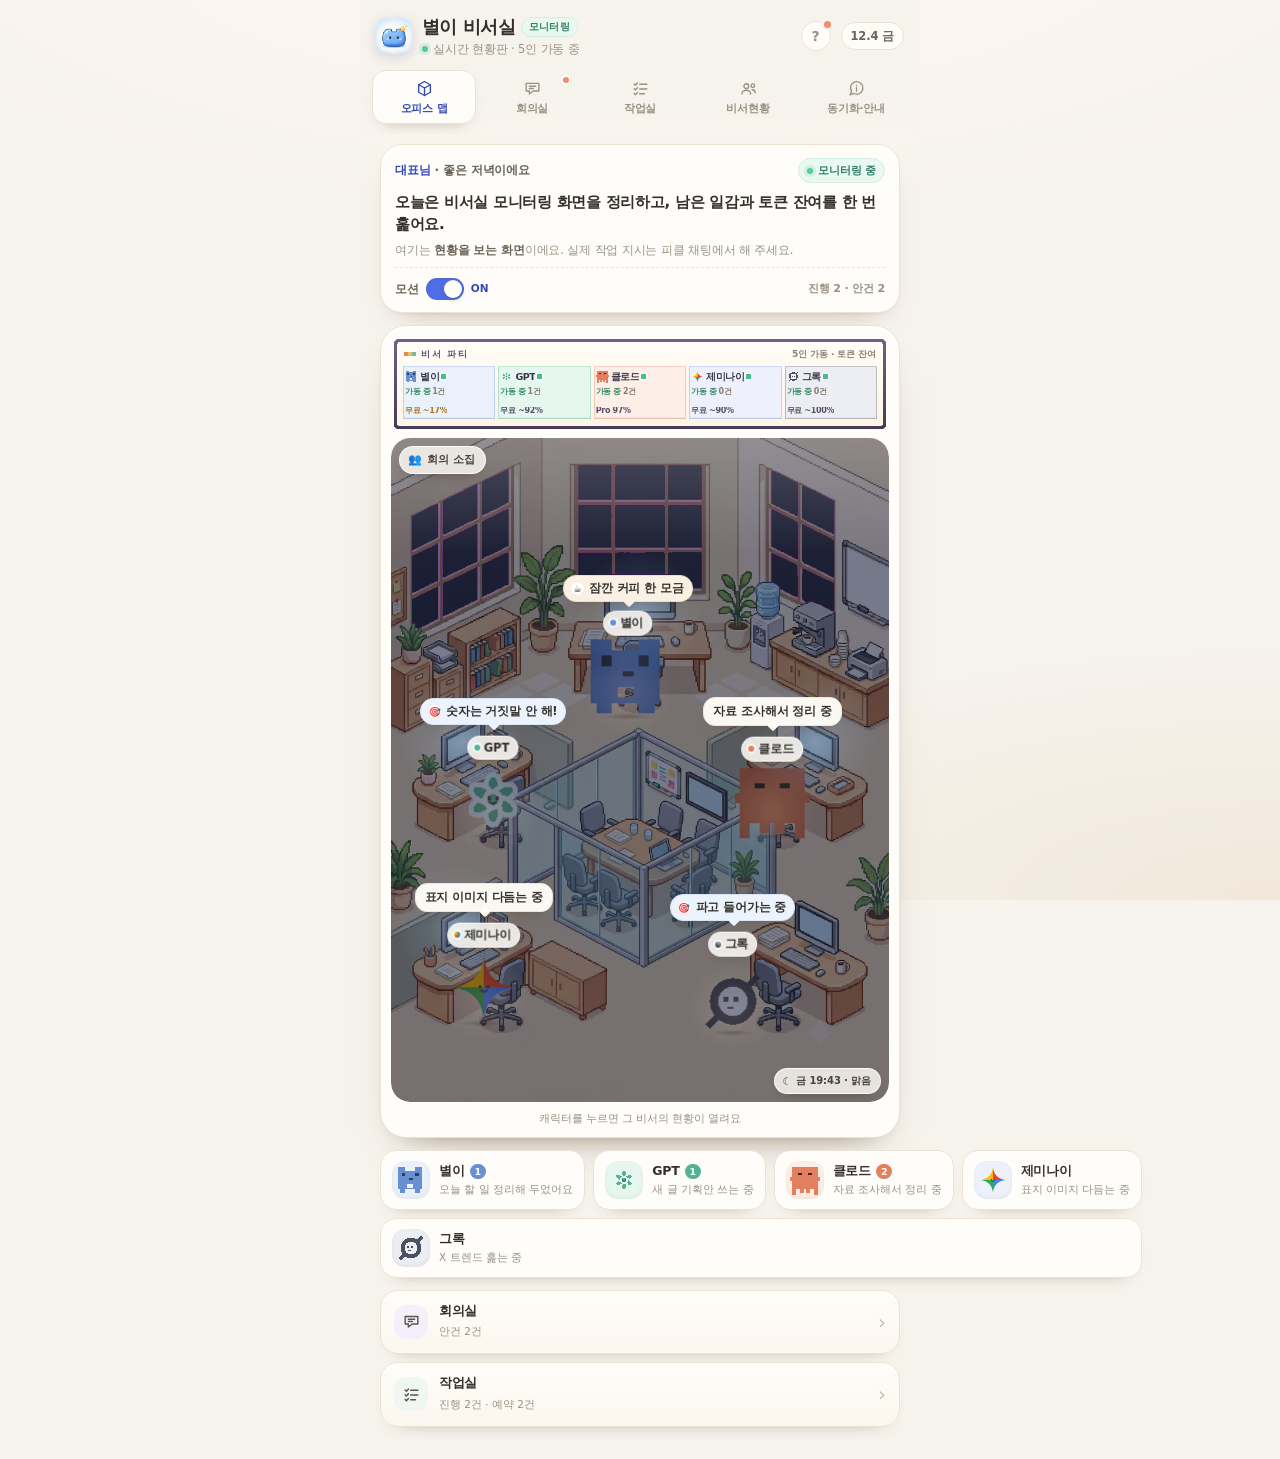
<file: index.html>
<!DOCTYPE html>
<html lang="ko">
<head>
<meta charset="utf-8">
<meta name="viewport" content="width=device-width, initial-scale=1, maximum-scale=1, user-scalable=no">
<title>별이 비서실 · 모니터링</title>
<meta name="description" content="별이 비서실 — 채팅에서 맡긴 일과 AI 한도를 보는 모니터링 현황판">
<meta name="theme-color" content="#f6f2ec">
<meta name="apple-mobile-web-app-capable" content="yes">
<meta name="apple-mobile-web-app-title" content="별이 비서실">
<meta name="apple-mobile-web-app-status-bar-style" content="default">
<meta name="mobile-web-app-capable" content="yes">
<meta name="format-detection" content="telephone=no">
<link rel="icon" type="image/png" sizes="192x192" href="icon-192.png?v=64">
<link rel="icon" type="image/png" sizes="512x512" href="icon-512.png?v=64">
<link rel="apple-touch-icon" sizes="180x180" href="apple-touch-icon.png?v=64">
<link rel="manifest" href="manifest.json?v=64">
<link rel="preload" as="image" href="assets/office-map-v6.webp" type="image/webp">
<link rel="stylesheet" href="style.css?v=64">
</head>
<body>
<div class="app" id="app">

  <header class="topbar">
    <div class="brand">
      <span class="brand__icon" aria-hidden="true">
        <img src="assets/app-icon.png?v=64" width="36" height="36" alt="">
      </span>
      <div class="brand__text">
        <h1 class="brand__title">별이 비서실<span class="brand__badge">모니터링</span></h1>
        <p class="brand__sub"><span class="live-dot" id="liveDot"></span><span id="brandSub">실시간 현황판 · 5인 가동 중</span></p>
      </div>
      <button class="help-btn" id="helpBtn" type="button" aria-label="모니터링 사용 안내"
              aria-haspopup="dialog" aria-expanded="false">
        <span class="help-btn__mark" aria-hidden="true">?</span>
        <i class="help-btn__dot" id="helpDot" aria-hidden="true" hidden></i>
      </button>
      <span class="brand__date" id="brandDate">11.28 토</span>
    </div>

    <nav class="tabs" id="tabs" role="tablist" aria-label="비서실 모니터링 메뉴">
      <button class="tab is-active" role="tab" id="tab-map" data-tab="map" aria-selected="true" aria-controls="view-map">
        <svg viewBox="0 0 24 24" fill="none" stroke="currentColor" stroke-width="1.7" stroke-linecap="round" stroke-linejoin="round" aria-hidden="true">
          <path d="M12 3.2l7.4 4.1v9.4L12 20.8 4.6 16.7V7.3z"/>
          <path d="M4.6 7.3L12 11.4l7.4-4.1M12 11.4v9.4"/>
        </svg>
        <span>오피스 맵</span>
      </button>
      <button class="tab" role="tab" id="tab-meeting" data-tab="meeting" aria-selected="false" aria-controls="view-meeting">
        <svg viewBox="0 0 24 24" fill="none" stroke="currentColor" stroke-width="1.7" stroke-linecap="round" stroke-linejoin="round" aria-hidden="true">
          <path d="M4 5.6h16v9.6h-7.2L8 19v-3.8H4z"/>
          <path d="M8 9.2h8M8 12h5"/>
        </svg>
        <span>회의실</span>
        <i class="tab__dot" id="meetingDot" hidden></i>
      </button>
      <button class="tab" role="tab" id="tab-work" data-tab="work" aria-selected="false" aria-controls="view-work">
        <svg viewBox="0 0 24 24" fill="none" stroke="currentColor" stroke-width="1.7" stroke-linecap="round" stroke-linejoin="round" aria-hidden="true">
          <path d="M4 6.2l1.6 1.6L8.2 5"/><path d="M11 6.6h9"/>
          <path d="M4 12.2l1.6 1.6L8.2 11"/><path d="M11 12.6h9"/>
          <path d="M4 18.2l1.6 1.6L8.2 17"/><path d="M11 18.6h6"/>
        </svg>
        <span>작업실</span>
      </button>
      <button class="tab" role="tab" id="tab-team" data-tab="team" aria-selected="false" aria-controls="view-team">
        <svg viewBox="0 0 24 24" fill="none" stroke="currentColor" stroke-width="1.7" stroke-linecap="round" stroke-linejoin="round" aria-hidden="true">
          <circle cx="9.2" cy="9" r="3"/>
          <path d="M3.6 19c0-2.9 2.5-4.8 5.6-4.8S14.8 16.1 14.8 19"/>
          <circle cx="17.4" cy="8.4" r="2.3"/>
          <path d="M16.6 13.6c2.3.2 3.8 1.7 3.8 3.9"/>
        </svg>
        <span>비서현황</span>
      </button>
      <button class="tab" role="tab" id="tab-info" data-tab="info" aria-selected="false" aria-controls="view-info">
        <svg viewBox="0 0 24 24" fill="none" stroke="currentColor" stroke-width="1.7" stroke-linecap="round" stroke-linejoin="round" aria-hidden="true">
          <path d="M20 11.4A7.8 7.8 0 0 1 8.7 18.3L4 20l1.7-4.6A7.8 7.8 0 1 1 20 11.4z"/>
          <path d="M12 10.6v4.6M12 8.2v.1"/>
        </svg>
        <span>동기화·안내</span>
      </button>
    </nav>
  </header>

  <main class="views">

    <section class="view is-active" id="view-map" role="tabpanel" aria-labelledby="tab-map">
      <div class="card today">
        <div class="today__head">
          <span class="eyebrow" id="todayEyebrow">좋은 저녁이에요</span>
          <span class="badge-live"><span class="live-dot"></span><span id="todayBadge">모니터링 중</span></span>
        </div>
        <p class="today__brief" id="todayBrief">채팅에서 맡긴 일은 작업실에서, 한도는 위 파티 바에서 확인할 수 있어요.</p>
        <p class="today__note" id="todayNote">여기는 <b>현황을 보는 화면</b>이에요. 실제 작업 지시는 피클 채팅에서 해 주세요.</p>
        <div class="today__foot">
          <div class="toggle-wrap">
            <span class="toggle__cap">모션</span>
            <button class="toggle" id="motionBtn" role="switch" aria-checked="true" aria-label="캐릭터 움직임과 말풍선">
              <span class="toggle__track"><span class="toggle__dot"></span></span>
            </button>
            <span class="toggle__state" id="motionState">ON</span>
          </div>
          <span class="today__stats" id="todayStats"></span>
        </div>
      </div>

      <div class="map-card">
        <div class="party" id="partyBar" aria-label="비서 파티 상태창"></div>
        <div class="map-stage" id="mapStage" data-phase="day" data-weather="clear">
          <div class="scene" id="scene">
            <div class="sky" id="sky" aria-hidden="true">
              <span class="sky__orb" id="skyOrb"></span>
              <span class="sky__cloud sky__cloud--a"></span>
              <span class="sky__cloud sky__cloud--b"></span>
            </div>
            <canvas class="fx-canvas" id="fxCanvas" width="390" height="520" aria-hidden="true"></canvas>
            <img class="map-img" id="mapImg" src="assets/office-map-v6.webp" width="864" height="1152"
                 alt="대형 창문과 책상 다섯 개, 유리벽 회의실의 의자 다섯 석이 놓인 픽셀아트 아이소메트릭 비서실" decoding="async" fetchpriority="high">
            <div class="sprite-layer" id="spriteLayer"></div>
            <div class="light-wash" id="lightWash" aria-hidden="true"></div>
            <div class="lamp-layer" id="lampLayer" aria-hidden="true"></div>
            <div class="map-overlay" id="mapOverlay"></div>
          </div>

          <button class="meet-chip" id="meetChip" type="button" aria-pressed="false" aria-label="회의실 모이기">
            <span class="meet-chip__ico" aria-hidden="true">👥</span>
            <span id="meetChipText">회의 소집</span>
          </button>

          <button class="env-chip" id="envChip" type="button" aria-expanded="false" aria-controls="envPanel">
            <span class="env-chip__ico" id="envIcon" aria-hidden="true">☀</span>
            <span class="env-chip__txt" id="envText">낮 · 맑음</span>
          </button>

          <div class="env-panel" id="envPanel" hidden>
            <div class="env-panel__head">
              <b>시간·날씨 미리보기</b>
              <button class="env-panel__close" id="envClose" type="button" aria-label="닫기">✕</button>
            </div>
            <p class="env-panel__cap">시간대</p>
            <div class="env-row" id="envTimeRow"></div>
            <p class="env-panel__cap">날씨</p>
            <div class="env-row" id="envWeatherRow"></div>
            <p class="env-panel__foot" id="envFoot">실시간으로 돌아가려면 ‘실시간’을 골라 주세요.</p>
          </div>
        </div>
        <div class="map-foot">
          <span class="map-foot__hint" id="mapFootHint">캐릭터를 누르면 그 비서의 현황이 열려요</span>
        </div>
      </div>

      <div class="crew" id="crewList" aria-label="비서 5인 현황"></div>

      <div class="shortcuts">
        <button class="shortcut" type="button" data-action="go-meeting" style="--c:#c8b9ef">
          <span class="shortcut__ico" aria-hidden="true">
            <svg viewBox="0 0 24 24" fill="none" stroke="currentColor" stroke-width="1.8" stroke-linecap="round" stroke-linejoin="round">
              <path d="M4 5.6h16v9.6h-7.2L8 19v-3.8H4z"/><path d="M8 9.2h8M8 12h5"/>
            </svg>
          </span>
          <span class="shortcut__body"><b>회의실</b><small id="meetingMeta">안건 0건</small></span>
          <span class="shortcut__go" aria-hidden="true">›</span>
        </button>
        <button class="shortcut" type="button" data-action="go-work-all" style="--c:#b9d8c4">
          <span class="shortcut__ico" aria-hidden="true">
            <svg viewBox="0 0 24 24" fill="none" stroke="currentColor" stroke-width="1.8" stroke-linecap="round" stroke-linejoin="round">
              <path d="M4 6.2l1.6 1.6L8.2 5"/><path d="M11 6.6h9"/>
              <path d="M4 12.2l1.6 1.6L8.2 11"/><path d="M11 12.6h9"/>
              <path d="M4 18.2l1.6 1.6L8.2 17"/><path d="M11 18.6h6"/>
            </svg>
          </span>
          <span class="shortcut__body"><b>작업실</b><small id="workMeta">할 일 0건</small></span>
          <span class="shortcut__go" aria-hidden="true">›</span>
        </button>
      </div>
    </section>

    <section class="view" id="view-meeting" role="tabpanel" aria-labelledby="tab-meeting" hidden>
      <div class="view__head">
        <h2 class="view__title">회의실</h2>
        <p class="view__sub">채팅에서 오간 주요 안건과 협의 내역을 모아 보여드려요.</p>
      </div>
      <p class="note-strip">안건을 정하고 정리하는 건 피클 채팅에서 해요. 여기서는 <b>진행 상태만</b> 확인해요.</p>
      <div class="readbar">
        <span class="readbar__txt" id="agendaSyncText">동기화 · 대기 중</span>
        <span class="readbar__count" id="agendaSyncCount"></span>
      </div>
      <ul class="list" id="agendaList"></ul>
      <p class="empty" id="agendaEmpty" hidden>아직 올라온 안건이 없어요.<br>채팅에서 안건이 정해지면 여기에 보여요.</p>
    </section>

    <section class="view" id="view-work" role="tabpanel" aria-labelledby="tab-work" hidden>
      <div class="view__head">
        <h2 class="view__title">작업실</h2>
        <p class="view__sub">맡긴 일을 현재·예약·완료로 나눠 확인해요. 여기는 보기만 하는 화면이에요.</p>
      </div>
      <p class="note-strip">현재는 지금 하는 일, 예약은 <b>단발·정기</b> 일감, 완료는 끝난 일이에요. 예약 시각이 지났는데 끝나지 않으면 <b>확인 필요</b>로 올라와요.</p>
      <div class="syncbar" id="syncBar">
        <span class="syncbar__dot" aria-hidden="true"></span>
        <span class="syncbar__txt" id="syncText">채팅 동기화 · 대기 중</span>
        <span class="syncbar__count" id="syncCount"></span>
        <button class="syncbar__btn" type="button" id="syncBtn" data-action="sync-chat">새로고침</button>
      </div>
      <div class="chips" id="taskFilters" role="group" aria-label="담당 필터"></div>
      <div class="progress">
        <div class="progress__bar"><span id="taskProgressBar"></span></div>
        <span class="progress__text" id="taskProgressText">0 / 0</span>
      </div>
      <div class="task-groups" id="taskList"></div>
      <p class="empty" id="taskEmpty" hidden>아직 동기화된 일이 없어요.<br>채팅에서 일을 맡기면 여기에 올라와요.</p>
    </section>

    <section class="view" id="view-team" role="tabpanel" aria-labelledby="tab-team" hidden>
      <div class="view__head">
        <h2 class="view__title">비서현황</h2>
        <p class="view__sub">다섯 사람의 지금 상태·남은 일감·토큰 잔여를 한눈에 봐요.</p>
      </div>
      <div class="team" id="teamList"></div>
    </section>

    <section class="view" id="view-info" role="tabpanel" aria-labelledby="tab-info" hidden>
      <div class="view__head">
        <h2 class="view__title">동기화·안내</h2>
        <p class="view__sub">현황판이 어디서 값을 받는지, 한도는 언제 차는지 정리해 두었어요.</p>
      </div>

      <div class="card">
        <div class="card__head">
          <h3 class="card__title">동기화 상태</h3>
          <button class="btn-mini" type="button" id="infoSyncBtn" data-action="sync-chat">새로고침</button>
        </div>
        <dl class="kv">
          <div class="kv__row"><dt>마지막 동기화</dt><dd id="infoSyncWhen">대기 중</dd></div>
          <div class="kv__row"><dt>받은 작업</dt><dd id="infoSyncCounts">—</dd></div>
          <div class="kv__row"><dt>받은 안건</dt><dd id="infoAgendaCounts">—</dd></div>
          <div class="kv__row"><dt>작업실 구분</dt><dd>현재 · 예약(단발·정기) · 완료</dd></div>
          <div class="kv__row"><dt>데이터</dt><dd>data/office-state.json</dd></div>
        </dl>
        <p class="field__hint">채팅에서 맡긴 일·안건·한도는 별이가 이 파일에 적어 두고, 이 화면은 열 때마다 그 파일을 읽어요. 파일이 없거나 네트워크가 막히면 마지막으로 받은 값으로 보여드려요.</p>
      </div>

      <div class="card">
        <div class="card__head">
          <h3 class="card__title">한도 회복 주기</h3>
          <span class="card__hint">~ 는 추정치</span>
        </div>
        <div class="reset-list" id="resetList"></div>
        <p class="field__hint">클로드는 실제 화면에서 확인한 실측값이고, 나머지는 시킨 작업 수로 어림한 추정치예요. 회복 주기는 각 AI의 초기화 시간을 따른 거예요.</p>
      </div>

      <div class="card">
        <div class="card__head">
          <h3 class="card__title">모니터링 사용법</h3>
        </div>
        <ol class="steps">
          <li><span>실제 작업 지시는 <b>피클 채팅</b>에서 한 줄로 해요.</span></li>
          <li><span>이 화면에서는 진행 상태·한도·모임만 <b>확인</b>해요.</span></li>
          <li><span>작업실은 맡긴 일을 <b>현재·예약(단발·정기)·완료</b>로 나눠 보여줘요.</span></li>
          <li><span>진행률은 예약을 빼고 현재·완료로만 계산해요.</span></li>
          <li><span>값이 늦으면 <b>새로고침</b>을 눌러 다시 읽어요.</span></li>
        </ol>
      </div>

      <div class="card card--tip">
        <div class="card__head">
          <h3 class="card__title">아이폰 홈 화면에 추가</h3>
        </div>
        <ol class="steps">
          <li><span>Safari로 이 페이지를 열어요</span></li>
          <li><span>아래 공유 버튼을 눌러요</span></li>
          <li><span>‘홈 화면에 추가’를 골라요</span></li>
        </ol>
      </div>
    </section>

  </main>
</div>

<div class="sheet-wrap" id="sheetWrap" hidden>
  <div class="sheet-backdrop" data-action="close-sheet"></div>
  <div class="sheet" role="dialog" aria-modal="true" aria-labelledby="sheetTitle">
    <div class="sheet__grab"></div>
    <div class="sheet__head" id="sheetHead"></div>
    <div class="sheet__body" id="sheetBody"></div>
  </div>
</div>

<div class="toast" id="toast" role="status" aria-live="polite"></div>
<noscript><p style="padding:24px;text-align:center">이 앱을 쓰려면 자바스크립트를 켜 주세요.</p></noscript>
<script src="app.js?v=64"></script>
</body>
</html>
</file>
<file: style.css>
/* =========================================================
   별이 비서실 — style
   따뜻한 크림 바탕 + 클레이 감성 3D 카드
   ========================================================= */

:root {
  --bg: #f6f2ec;
  --bg-deep: #efe8dd;
  --card: #fffdf9;
  --card-2: #fbf7f0;
  --line: #ece2d3;
  --line-soft: #f3ece1;
  --ink: #33302b;
  --ink-2: #6b6358;
  --ink-3: #9a9184;
  --brand: #4f6ee8;
  --brand-deep: #3149b8;
  --brand-soft: #eaf0ff;
  --mint: #4fc7a4;
  --coral: #ef8f6b;
  --violet: #a98bf2;
  --radius: 22px;
  --radius-sm: 14px;
  --shadow-card: 0 1px 0 rgba(255, 255, 255, .9) inset,
                 0 14px 28px -22px rgba(96, 74, 40, .55),
                 0 2px 6px -4px rgba(96, 74, 40, .18);
  --shadow-float: 0 10px 26px -12px rgba(84, 62, 30, .38);
  --safe-b: env(safe-area-inset-bottom, 0px);
}

* { box-sizing: border-box; -webkit-tap-highlight-color: transparent; }

html, body { margin: 0; padding: 0; }

body {
  background: var(--bg);
  background-image:
    radial-gradient(120% 60% at 50% -10%, #fffaf2 0%, rgba(255, 250, 242, 0) 60%),
    radial-gradient(80% 40% at 100% 100%, #f1e8da 0%, rgba(241, 232, 218, 0) 70%);
  background-attachment: fixed;
  color: var(--ink);
  font-family: -apple-system, BlinkMacSystemFont, "Apple SD Gothic Neo", "Pretendard",
               "Noto Sans KR", "Malgun Gothic", system-ui, sans-serif;
  font-size: 15px;
  line-height: 1.45;
  letter-spacing: -0.01em;
  -webkit-font-smoothing: antialiased;
  min-height: 100dvh;
  padding-bottom: calc(24px + var(--safe-b));
}

h1, h2, h3, h4, p { margin: 0; }
button { font: inherit; color: inherit; }
input, textarea, select { font: inherit; color: inherit; }

.app {
  width: 100%;
  max-width: 560px;
  margin: 0 auto;
}

/* ---------------- topbar ---------------- */

.topbar {
  position: sticky;
  top: 0;
  z-index: 40;
  padding: 14px 16px 0;
  background: linear-gradient(180deg, rgba(246, 242, 236, .97) 62%, rgba(246, 242, 236, .82) 88%, rgba(246, 242, 236, 0));
  backdrop-filter: blur(10px);
  -webkit-backdrop-filter: blur(10px);
}

.brand {
  display: flex;
  align-items: center;
  gap: 10px;
}

.brand__icon {
  width: 36px; height: 36px; flex: none;
  border-radius: 10px; overflow: hidden;
  filter: drop-shadow(0 3px 6px rgba(36, 59, 89, .16));
}
.brand__icon img { width: 100%; height: 100%; display: block; image-rendering: auto; }

.brand__text { flex: 1; min-width: 0; }

.brand__title {
  font-size: 18px;
  font-weight: 800;
  letter-spacing: -0.03em;
  display: flex;
  align-items: center;
  gap: 6px;
  min-width: 0;
}

/* '모니터링' 배지 — 이 화면이 보기 전용 현황판임을 제목 옆에서 바로 알린다 */
.brand__badge {
  font-style: normal;
  font-size: 10px;
  font-weight: 800;
  letter-spacing: 0.02em;
  color: #2f7f66;
  background: #e9f8f1;
  border: 1px solid #d3efe3;
  padding: 2px 7px;
  border-radius: 999px;
  white-space: nowrap;
  flex: none;
}

.brand__sub {
  display: flex;
  align-items: center;
  gap: 5px;
  font-size: 11.5px;
  color: var(--ink-3);
  margin-top: 1px;
}

.live-dot {
  width: 6px;
  height: 6px;
  border-radius: 50%;
  background: #58c99b;
  box-shadow: 0 0 0 3px rgba(88, 201, 155, .18);
  flex: none;
}
.live-dot.is-off { background: #c9c1b5; box-shadow: 0 0 0 3px rgba(201, 193, 181, .2); }

.brand__date {
  font-size: 11.5px;
  font-weight: 700;
  color: var(--ink-2);
  background: rgba(255, 253, 249, .9);
  border: 1px solid var(--line);
  padding: 5px 9px;
  border-radius: 999px;
  flex: none;
}

/* 사용 가이드 물음표 — 평소엔 작은 원 하나, 눌러야 설명이 열린다.
   보이는 크기 30px, 손가락이 닿는 범위는 ::after 로 44px 까지 넓힌다. */
.help-btn {
  position: relative;
  width: 30px;
  height: 30px;
  flex: none;
  display: grid;
  place-items: center;
  padding: 0;
  border: 1px solid var(--line);
  border-radius: 999px;
  background: rgba(255, 253, 249, .9);
  color: var(--ink-3);
  cursor: pointer;
  transition: color .18s ease, border-color .18s ease, background .18s ease, transform .18s ease;
}
.help-btn::after {
  content: "";
  position: absolute;
  inset: -7px;
  border-radius: 999px;
}
.help-btn__mark {
  font-size: 14px;
  font-weight: 800;
  line-height: 1;
  transform: translateY(-.5px);
}
.help-btn:hover,
.help-btn:focus-visible {
  color: var(--brand-deep);
  border-color: color-mix(in srgb, var(--brand) 42%, var(--line));
  background: var(--brand-soft);
}
.help-btn:active { transform: scale(.94); }
.help-btn__dot {
  position: absolute;
  top: -1px;
  right: -1px;
  width: 7px;
  height: 7px;
  border-radius: 999px;
  background: var(--coral);
  box-shadow: 0 0 0 2px var(--bg);
}
.help-btn__dot[hidden] { display: none; }
.help-btn.is-new { animation: helpPulse .62s ease-out 1; }
@keyframes helpPulse {
  50% { transform: scale(1.14); box-shadow: 0 0 0 6px rgba(79, 110, 232, .12); }
}

/* tabs */

.tabs {
  display: flex;
  gap: 4px;
  margin: 12px -16px 0;
  padding: 0 12px 10px;
  overflow-x: auto;
  scrollbar-width: none;
}
.tabs::-webkit-scrollbar { display: none; }

.tab {
  position: relative;
  flex: 1 1 0;
  display: flex;
  flex-direction: column;
  align-items: center;
  gap: 3px;
  padding: 8px 2px 7px;
  min-width: 0;
  border: 1px solid transparent;
  border-radius: 14px;
  background: transparent;
  color: var(--ink-3);
  font-size: 10.5px;
  font-weight: 700;
  letter-spacing: -0.02em;
  cursor: pointer;
  transition: background .18s ease, color .18s ease, box-shadow .18s ease, transform .18s ease;
}
.tab svg { width: 19px; height: 19px; flex: none; }
.tab span { white-space: nowrap; }

.tab.is-active {
  color: var(--brand-deep);
  background: var(--card);
  border-color: var(--line);
  box-shadow: 0 1px 0 #fff inset, 0 8px 16px -12px rgba(96, 74, 40, .55);
}

.tab__dot {
  position: absolute;
  top: 6px;
  right: 14px;
  width: 6px;
  height: 6px;
  border-radius: 50%;
  background: var(--coral);
  box-shadow: 0 0 0 2px var(--card);
}

/* ---------------- views / cards ---------------- */

.views { padding: 6px 16px 0; }

.view { display: none; }
.view.is-active { display: block; animation: viewIn .26s ease both; }

@keyframes viewIn {
  from { opacity: 0; transform: translateY(6px); }
  to { opacity: 1; transform: none; }
}

.card {
  background: var(--card);
  border: 1px solid var(--line);
  border-radius: var(--radius);
  box-shadow: var(--shadow-card);
  padding: 14px;
  margin-bottom: 12px;
}

.card__head {
  display: flex;
  align-items: center;
  justify-content: space-between;
  gap: 8px;
  margin-bottom: 10px;
}

.card__title { font-size: 14px; font-weight: 800; letter-spacing: -0.02em; }
.card__hint { font-size: 11px; color: var(--ink-3); }

.view__head { padding: 6px 2px 12px; }
.view__title { font-size: 20px; font-weight: 800; letter-spacing: -0.035em; }
.view__sub { font-size: 12.5px; color: var(--ink-3); margin-top: 3px; }

/* today card */

.today { padding: 13px 14px 12px; }

.today__head {
  display: flex;
  align-items: center;
  justify-content: space-between;
  gap: 8px;
}

.eyebrow { font-size: 12px; color: var(--ink-2); font-weight: 600; }
.eyebrow__nick { color: var(--brand-deep); font-weight: 800; }

.badge-live {
  display: inline-flex;
  align-items: center;
  gap: 5px;
  font-size: 10.5px;
  font-weight: 700;
  color: #2f7f66;
  background: #e9f8f1;
  border: 1px solid #d3efe3;
  padding: 4px 8px;
  border-radius: 999px;
  white-space: nowrap;
}

.today__brief {
  margin: 9px 0 0;
  font-size: 15px;
  font-weight: 700;
  line-height: 1.45;
  letter-spacing: -0.02em;
  color: var(--ink);
  word-break: keep-all;
}

.today__note {
  margin: 6px 0 0;
  font-size: 11.5px;
  line-height: 1.5;
  color: var(--ink-3);
  word-break: keep-all;
}
.today__note b { color: var(--ink-2); font-weight: 800; }

.today__foot {
  display: flex;
  align-items: center;
  justify-content: space-between;
  gap: 10px;
  margin-top: 8px;
  padding-top: 10px;
  border-top: 1px dashed var(--line);
}

.toggle-wrap { display: flex; align-items: center; gap: 7px; }
.toggle__cap { font-size: 11.5px; color: var(--ink-2); font-weight: 600; }
.toggle__state { font-size: 10.5px; font-weight: 800; color: var(--brand-deep); letter-spacing: .02em; }

.toggle {
  border: 0;
  background: none;
  padding: 0;
  cursor: pointer;
}
.toggle__track {
  display: block;
  width: 38px;
  height: 22px;
  border-radius: 999px;
  background: #ded6c9;
  box-shadow: inset 0 1px 3px rgba(90, 70, 40, .18);
  transition: background .2s ease;
  position: relative;
}
.toggle__dot {
  position: absolute;
  top: 2px;
  left: 2px;
  width: 18px;
  height: 18px;
  border-radius: 50%;
  background: #fffdf9;
  box-shadow: 0 2px 5px rgba(90, 70, 40, .25);
  transition: transform .2s cubic-bezier(.4, 1.4, .6, 1);
}
body.motion .toggle__track { background: var(--brand); }
body.motion .toggle__dot { transform: translateX(16px); }

.today__stats { font-size: 11px; color: var(--ink-3); font-weight: 600; }

/* ---------------- map ---------------- */

.map-card {
  background: var(--card);
  border: 1px solid var(--line);
  border-radius: 26px;
  padding: 8px 8px 0;
  box-shadow: 0 22px 40px -30px rgba(96, 74, 40, .7),
              0 2px 0 #fff inset,
              0 8px 20px -16px rgba(96, 74, 40, .4);
  margin-bottom: 12px;
  overflow: hidden;
}

.map-stage {
  position: relative;
  width: 100%;
  aspect-ratio: 3 / 4;
  border-radius: 19px;
  overflow: hidden;
  background: #f3ebdd;
  isolation: isolate;
  box-shadow: inset 0 0 0 1px rgba(120, 96, 60, .08),
              inset 0 10px 26px -18px rgba(96, 74, 40, .55);
}

.map-img {
  position: absolute;
  inset: 0;
  width: 100%;
  height: 100%;
  object-fit: cover;
  display: block;
  user-select: none;
  -webkit-user-drag: none;
}

/* soft top light so tags read on cream wall */
.map-stage::after {
  content: "";
  position: absolute;
  inset: 0;
  pointer-events: none;
  background: linear-gradient(180deg, rgba(255, 250, 242, .18) 0%, rgba(255, 250, 242, 0) 18%);
  z-index: 6;
}

/* ---------------- scene layers ---------------- */

.scene {
  position: absolute;
  inset: 0;
  isolation: isolate;
  overflow: hidden;
  border-radius: 19px;
}

.sky {
  position: absolute;
  inset: 0;
  z-index: 0;
  background: #bcd9ee;
  transition: background 1.2s ease;
}

.sky__orb {
  position: absolute;
  width: 46px;
  height: 46px;
  border-radius: 50%;
  left: 46%;
  top: 3%;
  background: radial-gradient(circle at 50% 50%, #fff8e2 0%, #ffe9a8 55%, rgba(255, 226, 140, 0) 72%);
  opacity: .9;
  transition: left 2s ease, top 2s ease, opacity 1s ease, background 1s ease;
}

.sky__cloud {
  position: absolute;
  height: 14px;
  border-radius: 8px;
  background: rgba(255, 255, 255, .85);
  opacity: 0;
  transition: opacity .8s ease;
}
.sky__cloud--a { left: 6%; top: 11%; width: 30%; }
.sky__cloud--b { left: 52%; top: 16%; width: 26%; }

.map-stage[data-weather="cloudy"] .sky__cloud,
.map-stage[data-weather="rain"] .sky__cloud,
.map-stage[data-weather="snow"] .sky__cloud { opacity: .8; }
.map-stage[data-weather="rain"] .sky__cloud,
.map-stage[data-weather="snow"] .sky__cloud { opacity: .6; }

.fx-canvas {
  position: absolute;
  inset: 0;
  width: 100%;
  height: 100%;
  z-index: 1;
  pointer-events: none;
}

.map-img { z-index: 2; }

/* character sprites */
.sprite-layer {
  position: absolute;
  inset: 0;
  z-index: 4;
  pointer-events: none;
}

.sprite {
  position: absolute;
  transform: translate(-50%, -100%);
  width: var(--w, 14%);
  padding: 0;
  border: 0;
  background: none;
  cursor: pointer;
  pointer-events: auto;
  transition: left 1.35s cubic-bezier(.42, .02, .5, 1), top 1.35s cubic-bezier(.42, .02, .5, 1), opacity .3s ease,
              transform .35s ease;
  will-change: left, top;
  -webkit-tap-highlight-color: transparent;
}

.sprite__shadow {
  position: absolute;
  left: 50%;
  bottom: -1.5%;
  width: 62%;
  height: 8%;
  transform: translateX(-50%);
  border-radius: 50%;
  background: radial-gradient(ellipse at 50% 50%, rgba(84, 62, 38, .33) 0%, rgba(84, 62, 38, 0) 70%);
  transition: transform .3s ease, opacity .3s ease;
}

.sprite__inner {
  display: block;
  transform-origin: 50% 100%;
  animation: spriteBob 4.2s ease-in-out infinite;
  filter: drop-shadow(0 1px 0 rgba(255, 255, 255, .35));
}

/* 자리에서 타자를 칠 때의 불빛 — 키보드 불빛·모니터 빛·손끝 점 */
.sprite__glow,
.sprite__keys,
.sprite__tap {
  position: absolute;
  pointer-events: none;
  opacity: 0;
}

.sprite__glow {
  left: 50%;
  top: 4%;
  width: 132%;
  height: 74%;
  transform: translateX(-50%);
  border-radius: 50%;
  background: radial-gradient(ellipse at 50% 46%, rgba(150, 205, 255, .42) 0%, rgba(150, 205, 255, 0) 68%);
  mix-blend-mode: screen;
  transition: opacity .45s ease;
}

.sprite__keys {
  left: 50%;
  bottom: 18%;
  width: 52%;
  height: 4.2%;
  border: 1px solid rgba(186, 138, 56, .5);
  transform: translateX(-50%);
  border-radius: 2px;
  background: linear-gradient(180deg, #fffdf0, #ffc25a);
  box-shadow: 0 0 10px 3px rgba(255, 186, 76, .9), 0 0 2px 1px rgba(255, 255, 255, .95);
}

.sprite__tap {
  left: 50%;
  bottom: 20%;
  width: 40%;
  height: 14%;
  transform: translateX(-50%);
}

.sprite__tap::before,
.sprite__tap::after {
  content: "";
  position: absolute;
  width: 3px;
  height: 3px;
  border-radius: 1px;
  background: rgba(255, 252, 240, .95);
  box-shadow: 0 0 4px rgba(255, 238, 196, .95);
}
.sprite__tap::before { left: 16%; bottom: 0; }
.sprite__tap::after { right: 16%; bottom: 18%; }

.sprite.is-typing .sprite__keys { animation: keysTap .34s steps(2, end) infinite; }
/* 가끔 튀는 '타닥' — 작은 도트 글자 효과 */
.sprite__word {
  position: absolute;
  left: 58%;
  bottom: 27%;
  font-size: 9px;
  font-weight: 800;
  letter-spacing: -0.02em;
  color: #6f5330;
  text-shadow: 0 1px 0 #fff, 0 0 5px rgba(255, 255, 255, .95);
  pointer-events: none;
  opacity: 0;
  animation: wordPop 1.35s ease-out forwards;
}
@keyframes wordPop {
  0% { opacity: 0; transform: translateY(4px) scale(.85); }
  22% { opacity: .95; transform: translateY(0) scale(1); }
  70% { opacity: .9; transform: translateY(-2px) scale(1); }
  100% { opacity: 0; transform: translateY(-8px) scale(.95); }
}

.sprite.is-typing .sprite__glow { opacity: .8; animation: glowBreathe 3.2s ease-in-out infinite; }
.sprite.is-typing .sprite__tap::before { animation: tapDot .34s steps(2, end) infinite; }
.sprite.is-typing .sprite__tap::after { animation: tapDot .34s steps(2, end) infinite .17s; }
.sprite.is-typing .sprite__tap::before,
.sprite.is-typing .sprite__tap::after { box-shadow: 0 0 5px rgba(255, 236, 190, 1), 9px 3px 0 -1px rgba(255, 250, 235, .85); }

@keyframes keysTap {
  0%, 100% { opacity: .3; }
  50% { opacity: 1; }
}
@keyframes glowBreathe {
  0%, 100% { opacity: .45; }
  50% { opacity: .85; }
}
@keyframes tapDot {
  0% { opacity: .3; transform: translateY(0) scale(.8); }
  35% { opacity: 1; transform: translateY(-3px) scale(1); }
  100% { opacity: .45; transform: translateY(-6px) scale(.9); }
}

.sprite svg.mini-char { width: 100%; height: auto; display: block; }

.sprite[data-part="gpt"] .sprite__inner { animation-duration: 5.1s; }
.sprite[data-part="claude"] .sprite__inner { animation-duration: 3.6s; }
.sprite[data-part="gemini"] .sprite__inner { animation-duration: 4.7s; }

@keyframes spriteBob {
  0%, 100% { transform: translateY(0) scaleY(1); }
  45% { transform: translateY(-2.5%) scaleY(1.012); }
  70% { transform: translateY(0) scaleY(.994); }
}

@keyframes spriteType {
  0%, 100% { transform: translate(0, 0); }
  33% { transform: translate(-.7px, -.7px); }
  66% { transform: translate(.7px, -.2px); }
}

@keyframes spriteWalk {
  0%, 100% { transform: translateY(0) rotate(-1deg); }
  50% { transform: translateY(-3px) rotate(1.4deg); }
}

.sprite.is-typing .sprite__inner {
  animation: spriteType .26s steps(1, end) infinite;
}

/* 회의실에 앉았을 때 — 살짝 작아지고 천천히 몸을 흔들며, 말할 때 끄덕인다 */
@keyframes seatSway {
  0%, 100% { transform: translateY(0) rotate(-.7deg); }
  50% { transform: translateY(-1px) rotate(.7deg); }
}
@keyframes talkNod {
  0%, 100% { transform: translateY(0) rotate(0deg); }
  25% { transform: translateY(-2px) rotate(-1.4deg); }
  55% { transform: translateY(0) rotate(1.1deg); }
}

.sprite.is-seated {
  transform-origin: 50% 100%;
  transform: translate(-50%, -100%) scale(.78);
}
.sprite.is-seated .sprite__inner { animation: seatSway 3.6s ease-in-out infinite; }
.sprite.is-seated .sprite__shadow { transform: translateX(-50%) scale(.9); opacity: .78; }
.sprite.is-seated.is-talking .sprite__inner { animation: talkNod .85s ease-in-out 2; }

.sprite.is-walk .sprite__inner {
  animation: spriteWalk .34s ease-in-out infinite;
}

.sprite.is-walk .sprite__shadow { transform: translateX(-50%) scale(.86); opacity: .7; }

.sprite.is-off { opacity: .45; filter: saturate(.5); }
.sprite:focus-visible { outline: none; }
.sprite:focus-visible .sprite__inner { filter: drop-shadow(0 0 0 #fff) drop-shadow(0 0 6px rgba(120, 150, 220, .9)); }

/* floating emoji reaction */
.sprite__emoji {
  position: absolute;
  left: 50%;
  top: -4%;
  transform: translate(-50%, 0);
  font-size: 13px;
  opacity: 0;
  pointer-events: none;
  animation: emojiPop 2.2s ease-out forwards;
  text-shadow: 0 1px 0 rgba(255, 255, 255, .8);
}
@keyframes emojiPop {
  0% { opacity: 0; transform: translate(-50%, 6px) scale(.6); }
  22% { opacity: 1; transform: translate(-50%, -2px) scale(1); }
  70% { opacity: 1; transform: translate(-50%, -12px) scale(1); }
  100% { opacity: 0; transform: translate(-50%, -22px) scale(.9); }
}

/* lighting */
.light-wash {
  position: absolute;
  inset: 0;
  z-index: 7;
  pointer-events: none;
  mix-blend-mode: multiply;
  background-color: #ffffff;
  opacity: 0;
  transition: background-color 1.6s linear, opacity 1.6s linear;
}

.lamp-layer {
  position: absolute;
  inset: 0;
  z-index: 8;
  pointer-events: none;
  mix-blend-mode: screen;
  opacity: 0;
  transition: opacity 1.6s linear;
}

.map-overlay { position: absolute; inset: 0; z-index: 9; pointer-events: none; }

.map-foot {
  display: flex;
  align-items: center;
  justify-content: center;
  padding: 9px 6px 10px;
}
.map-foot__hint {
  font-size: 10.5px;
  color: var(--ink-3);
  letter-spacing: -0.01em;
}

/* environment chip + preview panel */

/* meeting chip — 오피스맵 왼쪽 위 작은 컨트롤 */
.meet-chip {
  position: absolute;
  left: 8px;
  top: 8px;
  z-index: 40;
  display: inline-flex;
  align-items: center;
  gap: 5px;
  padding: 5px 10px 5px 8px;
  border-radius: 999px;
  border: 1px solid rgba(255, 255, 255, .85);
  background: rgba(255, 253, 248, .82);
  backdrop-filter: blur(6px);
  -webkit-backdrop-filter: blur(6px);
  box-shadow: 0 6px 14px -10px rgba(60, 44, 24, .9);
  font-family: inherit;
  font-size: 10.5px;
  font-weight: 800;
  color: #4a4237;
  cursor: pointer;
  white-space: nowrap;
  transition: background .2s ease, color .2s ease, box-shadow .2s ease;
}
.meet-chip__ico { font-size: 11px; line-height: 1; }
.meet-chip.is-on {
  background: #eef3ff;
  border-color: #d3e0ff;
  color: #3e5aa8;
  box-shadow: 0 0 0 2px rgba(120, 160, 230, .16), 0 8px 16px -10px rgba(60, 44, 24, .9);
}
.meet-chip.is-on .meet-chip__ico { animation: meetPulse 1.6s ease-in-out infinite; }
@keyframes meetPulse {
  0%, 100% { transform: scale(1); }
  50% { transform: scale(1.15); }
}

.env-chip {
  position: absolute;
  right: 8px;
  bottom: 8px;
  z-index: 40;
  display: inline-flex;
  align-items: center;
  gap: 4px;
  max-width: calc(100% - 16px);
  padding: 5px 9px 5px 7px;
  border-radius: 999px;
  border: 1px solid rgba(255, 255, 255, .8);
  background: rgba(255, 253, 248, .82);
  backdrop-filter: blur(6px);
  -webkit-backdrop-filter: blur(6px);
  box-shadow: 0 6px 14px -10px rgba(60, 44, 24, .9);
  font-family: inherit;
  font-size: 10px;
  font-weight: 800;
  letter-spacing: -0.01em;
  color: #4a4237;
  cursor: pointer;
  white-space: nowrap;
  overflow: hidden;
}
.env-chip__txt {
  overflow: hidden;
  text-overflow: ellipsis;
}

.env-chip__ico { font-size: 11px; line-height: 1; }
.env-chip.is-live .env-chip__ico { filter: none; }

.env-panel {
  position: absolute;
  right: 8px;
  bottom: 8px;
  z-index: 45;
  width: calc(100% - 16px);
  max-width: 260px;
  padding: 10px 11px 9px;
  border-radius: 16px;
  background: rgba(255, 253, 248, .97);
  border: 1px solid #f0e6d7;
  box-shadow: 0 16px 30px -18px rgba(60, 44, 24, .9);
  backdrop-filter: blur(8px);
  -webkit-backdrop-filter: blur(8px);
}
.env-panel[hidden] { display: none; }

.env-panel__head {
  display: flex;
  align-items: center;
  justify-content: space-between;
  font-size: 11.5px;
  color: var(--ink);
  margin-bottom: 6px;
}
.env-panel__close {
  border: 0;
  background: none;
  font-size: 12px;
  color: var(--ink-3);
  cursor: pointer;
  padding: 2px 4px;
  line-height: 1;
}
.env-panel__cap {
  margin: 5px 0 4px;
  font-size: 10px;
  font-weight: 800;
  letter-spacing: .04em;
  color: var(--ink-3);
}
.env-row { display: flex; flex-wrap: wrap; gap: 4px; }
.env-opt {
  padding: 5px 9px;
  border-radius: 999px;
  border: 1px solid #eee2d2;
  background: #fffdf9;
  font-family: inherit;
  font-size: 10.5px;
  font-weight: 700;
  color: var(--ink-2);
  cursor: pointer;
}
.env-opt.is-on {
  background: #3f3a4d;
  border-color: #3f3a4d;
  color: #fff;
}
.env-panel__foot {
  margin: 8px 0 0;
  font-size: 9.5px;
  line-height: 1.45;
  color: var(--ink-3);
}

body.no-motion .sprite__inner,
body.no-motion .sprite__emoji,
body.no-motion .sprite__keys,
body.no-motion .sprite__glow,
body.no-motion .sprite__tap::before,
body.no-motion .sprite__tap::after,
body.no-motion .pm__dot,
body.no-motion .meet-chip__ico { animation: none !important; }
body.no-motion .sprite { transition: none; }

/* name tags */

.tag {
  position: absolute;
  transform: translate(-50%, -50%);
  display: inline-flex;
  align-items: center;
  gap: 4px;
  max-width: 42%;
  padding: 3px 8px 3px 6px;
  border-radius: 999px;
  background: rgba(255, 253, 248, .86);
  border: 1px solid rgba(255, 255, 255, .85);
  box-shadow: 0 4px 10px -6px rgba(96, 74, 40, .55);
  backdrop-filter: blur(4px);
  -webkit-backdrop-filter: blur(4px);
  pointer-events: none;
  z-index: 10;
  font-size: 10.5px;
  font-weight: 800;
  color: var(--ink);
  white-space: nowrap;
  transition: left .8s cubic-bezier(.42, .02, .5, 1), top .8s cubic-bezier(.42, .02, .5, 1),
              transform .2s ease, box-shadow .2s ease, background .2s ease, opacity .35s ease;
}

.tag__dot {
  width: 6px;
  height: 6px;
  border-radius: 50%;
  flex: none;
  box-shadow: 0 0 0 2px rgba(255, 255, 255, .7);
}

.tag.is-focus {
  background: rgba(255, 255, 255, .96);
  transform: translate(-50%, -50%) scale(1.06);
  box-shadow: 0 8px 16px -8px rgba(96, 74, 40, .55);
}

.tag.is-off { opacity: .55; }

/* 회의실에 앉았을 때는 이름표를 잠시 숨겨 캐릭터와 테이블이 가려지지 않게 */
.tag.is-seated { opacity: 0; transform: translate(-50%, -50%) scale(.9); }

/* hotspots */

.spot {
  position: absolute;
  transform: translate(-50%, -50%);
  width: 26%;
  min-width: 44px;
  min-height: 44px;
  aspect-ratio: 1 / 1;
  padding: 0;
  border: 0;
  border-radius: 50%;
  background: transparent;
  cursor: pointer;
  z-index: 20;
  display: grid;
  place-items: center;
}

.spot__ring {
  width: 100%;
  height: 100%;
  border-radius: 50%;
  border: 2px solid transparent;
  background: radial-gradient(circle, rgba(255, 255, 255, .18) 0%, rgba(255, 255, 255, 0) 70%);
  transition: border-color .2s ease, transform .2s ease, background .2s ease;
}

.spot:active .spot__ring { transform: scale(.94); }

.spot:focus-visible { outline: none; }
.spot:focus-visible .spot__ring,
.spot.is-focus .spot__ring {
  border-color: rgba(255, 255, 255, .72);
  background: radial-gradient(circle, rgba(255, 255, 255, .16) 0%, rgba(255, 255, 255, 0) 68%);
  box-shadow: 0 0 0 2px rgba(255, 255, 255, .3);
}

/* speech bubble — 넷이 각자 하나씩 띄우므로 좁은 무대에서도 서로 가리지 않게 컴팩트 */

.bubble {
  position: absolute;
  z-index: 30;
  max-width: 112px;
  padding: 6px 9px;
  border-radius: 12px;
  background: rgba(255, 253, 248, .97);
  border: 1px solid #f0e6d7;
  box-shadow: 0 8px 16px -11px rgba(96, 74, 40, .8);
  font-size: 10.5px;
  font-weight: 700;
  line-height: 1.3;
  color: var(--ink);
  text-align: center;
  pointer-events: none;
  word-break: keep-all;
  transition: left .4s cubic-bezier(.42, .02, .5, 1), top .4s cubic-bezier(.42, .02, .5, 1),
              opacity .3s ease;
}

/* 꼬리 방향은 클래스로만 정하고, 위치·꼬리 끝점은 JS 가 px 로 잡아 준다 */
.bubble::after {
  content: "";
  position: absolute;
  width: 8px;
  height: 8px;
  background: inherit;
  border: inherit;
  border-width: 0 1px 1px 0;
}
.bubble--down::after {
  left: var(--tail-x, 50%);
  bottom: -5px;
  transform: translateX(-50%) rotate(45deg);
  border-radius: 0 0 3px 0;
}
.bubble--up::after {
  left: var(--tail-x, 50%);
  top: -5px;
  transform: translateX(-50%) rotate(-135deg);
  border-radius: 0 0 3px 0;
}
.bubble--right::after {
  right: -5px;
  left: auto;
  top: var(--tail-y, 50%);
  transform: translateY(-50%) rotate(-45deg);
  border-radius: 0 0 3px 0;
}
.bubble--left::after {
  left: -5px;
  top: var(--tail-y, 50%);
  transform: translateY(-50%) rotate(135deg);
  border-radius: 0 0 3px 0;
}

.bubble.is-pop { animation: bubblePop .34s cubic-bezier(.3, 1.5, .6, 1) both; }
@keyframes bubblePop {
  from { opacity: 0; filter: blur(2px); }
  to { opacity: 1; filter: none; }
}

.bubble.is-off { opacity: .7; }

/* 감정 말풍선 — 감정마다 작은 아이콘 + 파스텔 톤 한 겹, 테두리·꼬리는 같은 색을 따른다 */
.bubble--mood {
  display: inline-flex;
  align-items: center;
  gap: 4px;
  max-width: 118px;
  padding: 5px 8px 5px 6px;
  text-align: left;
  border-radius: 13px;
  background: var(--mood-bg, #fffdf8);
  border-color: var(--mood-line, #f0e6d7);
}

.bubble__ico {
  flex: none;
  display: grid;
  place-items: center;
  width: 15px;
  height: 15px;
  border-radius: 8px;
  background: rgba(255, 255, 255, .92);
  box-shadow: inset 0 0 0 1px rgba(120, 96, 60, .1);
  font-size: 9.5px;
  line-height: 1;
}
.bubble__ico[hidden] { display: none; }
.bubble[hidden] { display: none; }
.bubble--mood .bubble__txt { flex: 1; min-width: 0; }

.bubble.m-idea   { --mood-bg: #fffaea; --mood-line: #f4e3b3; }
.bubble.m-worry  { --mood-bg: #f5f2fc; --mood-line: #e3dcf5; }
.bubble.m-focus  { --mood-bg: #edf3fc; --mood-line: #d8e4f6; }
.bubble.m-hype   { --mood-bg: #fff0e8; --mood-line: #ffd9c4; }
.bubble.m-sigh   { --mood-bg: #f3f2f7; --mood-line: #e2dfee; }
.bubble.m-coffee { --mood-bg: #faf1e4; --mood-line: #ecdcc2; }
.bubble.m-tired  { --mood-bg: #f1f0f4; --mood-line: #ddd9e6; }
.bubble.m-proud  { --mood-bg: #eefaf2; --mood-line: #cfe9db; }
.bubble.m-eyes   { --mood-bg: #f6f0fb; --mood-line: #e4d7f2; }
.bubble.m-catch  { --mood-bg: #eef8fa; --mood-line: #d3e9ee; }
.bubble.m-alarm  { --mood-bg: #fff1f3; --mood-line: #fbd6dd; }
.bubble.m-vex    { --mood-bg: #fdf0ec; --mood-line: #f6d2c6; }
.bubble.m-relief { --mood-bg: #f0f9f1; --mood-line: #d7ebda; }

/* 감정마다 살짝 다른 모서리 */
.bubble.m-tired { border-radius: 16px 16px 16px 9px; }
.bubble.m-hype { border-radius: 15px 15px 7px 15px; }
.bubble.m-proud { border-radius: 15px 15px 9px 15px; }

.bubble--mood.is-pop { animation: moodPop .42s cubic-bezier(.3, 1.5, .55, 1) both; }
@keyframes moodPop {
  from { opacity: 0; scale: .9; }
  to { opacity: 1; scale: 1; }
}

/* 상세 패널·비서현황의 성격 한 줄 소개 */
.sheet__persona {
  margin-top: 4px;
  font-size: 10.5px;
  line-height: 1.45;
  color: var(--ink-2);
  word-break: keep-all;
}
.sheet__persona i { font-style: normal; color: var(--ink-3); }
.agent__persona {
  margin-top: 10px;
  padding: 7px 10px;
  border-left: 2px solid color-mix(in srgb, var(--c) 45%, transparent);
  border-radius: 0 10px 10px 0;
  background: color-mix(in srgb, var(--c) 7%, #fffdf8);
  font-size: 10.5px;
  line-height: 1.5;
  color: var(--ink-2);
  word-break: keep-all;
}

/* ---------------- party dot bar (도트 RPG 파티 상태창) ---------------- */

.party { margin: 3px 3px 9px; }

/* 바깥은 어두운 픽셀 테두리, 안쪽은 크림 창 — 모서리를 3px 잘라 도트 창 느낌을 낸다. */
.party__frame {
  padding: 3px;
  background-image: linear-gradient(180deg, #6d6384 0%, #443c56 100%);
  clip-path: polygon(3px 0, calc(100% - 3px) 0, 100% 3px, 100% calc(100% - 3px),
    calc(100% - 3px) 100%, 3px 100%, 0 calc(100% - 3px), 0 3px);
  filter: drop-shadow(0 3px 7px rgba(90, 70, 40, .2));
}

.party__in {
  padding: 6px 6px 7px;
  background-image: linear-gradient(180deg, #fffdf7 0%, #fdf4e5 100%);
  box-shadow: inset 0 1px 0 #fff;
  clip-path: polygon(2px 0, calc(100% - 2px) 0, 100% 2px, 100% calc(100% - 2px),
    calc(100% - 2px) 100%, 2px 100%, 0 calc(100% - 2px), 0 2px);
}

.party__head {
  display: flex;
  align-items: center;
  justify-content: space-between;
  gap: 6px;
  padding: 0 1px 5px;
}

.party__title {
  display: flex;
  align-items: center;
  font-size: 9px;
  font-weight: 900;
  letter-spacing: .18em;
  color: #5b5270;
  white-space: nowrap;
}

/* 픽셀 3칸 장식 (코랄·골드·민트) */
.party__title::before {
  content: "";
  width: 4px;
  height: 4px;
  margin-right: 13px;
  background: #e28a58;
  box-shadow: 4px 0 0 #e6bf63, 8px 0 0 #7fb79c;
}

.party__meta {
  font-size: 9px;
  font-weight: 700;
  color: #8b8172;
  letter-spacing: -.01em;
  white-space: nowrap;
  overflow: hidden;
  text-overflow: ellipsis;
}

.party__row {
  display: grid;
  grid-template-columns: repeat(5, minmax(0, 1fr));
  gap: 3px;
}

.pm {
  display: flex;
  flex-direction: column;
  gap: 2px;
  min-width: 0;
  padding: 4px 2px 3px;
  border: 0;
  border-radius: 0;
  background: var(--soft);
  box-shadow: inset 0 0 0 1px var(--edge), inset 0 1px 0 rgba(255, 255, 255, .75),
              inset 0 -2px 0 rgba(120, 96, 60, .07);
  text-align: left;
  cursor: pointer;
  -webkit-appearance: none;
  appearance: none;
  transition: transform .12s ease, opacity .2s ease;
}
.pm:active { transform: translateY(1px); }
.pm[data-state="off"] { opacity: .55; }

.pm__top { display: flex; align-items: center; gap: 2px; min-width: 0; }

.pm__ico { flex: none; width: 13px; height: 13px; display: block; }
.pm__ico .mini-char { width: 100%; height: 100%; display: block; }

.pm__name {
  flex: 1 1 auto;
  min-width: 0;
  font-size: 9.5px;
  font-weight: 900;
  letter-spacing: -.05em;
  color: #3b3548;
  white-space: nowrap;
  overflow: hidden;
  text-overflow: ellipsis;
}

.pm__dot {
  flex: none;
  width: 5px;
  height: 5px;
  background: var(--dotc, #58c99b);
  box-shadow: 0 0 0 1px rgba(255, 255, 255, .85);
}

.pm__meta { display: flex; align-items: baseline; justify-content: space-between; gap: 2px; }
.pm__st { font-size: 8px; font-weight: 900; letter-spacing: -.05em; color: var(--dotc); white-space: nowrap; }
.pm__n { font-size: 8px; font-weight: 800; letter-spacing: -.04em; color: #867d6e; white-space: nowrap; }

/* 미니 게이지 — 1px 이음매로 픽셀 칸처럼 보이게 */
.pm__bar {
  position: relative;
  display: block;
  height: 5px;
  background: #e6ddcb;
  box-shadow: inset 0 0 0 1px rgba(120, 96, 60, .12);
}
.pm__bar > i {
  position: absolute;
  left: 0;
  top: 0;
  bottom: 0;
  display: block;
  width: var(--fill, 100%);
  background: var(--c);
}
.pm__bar::after {
  content: "";
  position: absolute;
  inset: 0;
  background-image: repeating-linear-gradient(90deg,
    rgba(255, 253, 247, 0) 0 4px, #fffaf0 4px 5px);
}

.pm[data-state="on"] { --dotc: #2f8a63; }
.pm[data-state="typing"] { --dotc: #a8761f; }
.pm[data-state="walk"] { --dotc: #4c76b5; }
.pm[data-state="meeting"] { --dotc: #6f57c9; }
.pm[data-state="off"] { --dotc: #a49b8c; }

.pm[data-state="on"] .pm__dot { background: #4bbd8c; }
.pm[data-state="typing"] .pm__dot { background: #e0a63e; }
.pm[data-state="walk"] .pm__dot { background: #7aa6e2; }
.pm[data-state="meeting"] .pm__dot { background: #9b81e8; }
.pm[data-state="off"] .pm__dot { background: #bcb4a6; }

.pm[data-state="typing"] .pm__dot,
.pm[data-state="meeting"] .pm__dot { animation: pmBlink 1.1s steps(1, end) infinite; }

@keyframes pmBlink {
  0%, 100% { opacity: 1; }
  50% { opacity: .28; }
}

/* 파티 칸 아래 토큰 줄 — 플랜과 잔여 %(또는 무료·여유), 부스터 배지 */
.pm__bar > i { background-color: var(--barc, var(--c)); transition: width .28s ease, background-color .2s ease; }
.pm[data-tone="mid"] { --barc: #dc9a2c; }
.pm[data-tone="low"] { --barc: #cf5040; }

.pm__tk {
  display: flex;
  align-items: center;
  justify-content: space-between;
  gap: 2px;
  min-width: 0;
  min-height: 10px;
  font-size: 8px;
  font-weight: 900;
  letter-spacing: -.04em;
  line-height: 1.1;
  white-space: nowrap;
}
.pm__tk-t { min-width: 0; overflow: hidden; text-overflow: ellipsis; color: #57506a; }
.pm[data-tone="mid"] .pm__tk-t { color: #a8761f; }
.pm[data-tone="low"] .pm__tk-t { color: #c14b3b; }

.pm__boost {
  flex: none;
  font-style: normal;
  font-size: 7.5px;
  font-weight: 900;
  letter-spacing: -.04em;
  line-height: 1;
  padding: 2px 3px;
  color: #6b4a06;
  background-image: linear-gradient(180deg, #ffeaa8 0%, #f7cf62 100%);
  box-shadow: inset 0 0 0 1px rgba(150, 104, 16, .45), 0 1px 0 rgba(255, 255, 255, .6);
}

.pm.is-boost {
  background-image: linear-gradient(180deg, #fff9e6 0%, #fdefcf 100%);
  box-shadow: inset 0 0 0 1px #d9a53c, inset 0 1px 0 rgba(255, 255, 255, .85),
              inset 0 -2px 0 rgba(160, 120, 30, .12);
}
.pm.is-boost .pm__bar > i {
  background-color: #f0b93f;
  background-image: repeating-linear-gradient(90deg, #f0b93f 0 3px, #ffd873 3px 6px);
}

/* ---------------- crew (4인 현황) ---------------- */

.crew {
  display: grid;
  grid-template-columns: 1fr 1fr;
  gap: 8px;
  margin-bottom: 12px;
}

/* 다섯 장이면 마지막 한 장이 외톨이로 남지 않게 두 칸을 다 쓴다. */
.crew-card:last-child:nth-child(odd) { grid-column: 1 / -1; }

.crew-card {
  display: flex;
  align-items: center;
  gap: 9px;
  padding: 10px 11px;
  text-align: left;
  border: 1px solid var(--line);
  border-radius: 16px;
  background: var(--card);
  box-shadow: 0 1px 0 #fff inset, 0 10px 18px -18px rgba(96, 74, 40, .8);
  cursor: pointer;
  transition: transform .16s ease, box-shadow .16s ease, border-color .16s ease;
}
.crew-card:active { transform: scale(.975); }
.crew-card.is-off { opacity: .6; }

.crew-card__avatar {
  width: 38px;
  height: 38px;
  flex: none;
  display: grid;
  place-items: center;
  border-radius: 13px;
  background: var(--soft);
  box-shadow: inset 0 -2px 4px rgba(120, 96, 60, .07);
}

.mini-char { width: 30px; height: 30px; display: block; }

.crew-card__body { min-width: 0; flex: 1; }

.crew-card__top {
  display: flex;
  align-items: center;
  gap: 5px;
  font-size: 12.5px;
  font-weight: 800;
  letter-spacing: -0.02em;
}

.pill-count {
  font-style: normal;
  font-size: 9.5px;
  font-weight: 800;
  color: #fff;
  background: var(--c);
  border-radius: 999px;
  padding: 1px 5px;
  line-height: 1.4;
}

.crew-card__status {
  display: block;
  margin-top: 1px;
  font-size: 10.5px;
  color: var(--ink-3);
  overflow: hidden;
  text-overflow: ellipsis;
  white-space: nowrap;
}

/* ---------------- shortcuts ---------------- */

.shortcuts { display: grid; gap: 8px; margin-bottom: 8px; }

.shortcut {
  display: flex;
  align-items: center;
  gap: 11px;
  padding: 11px 13px;
  border: 1px solid var(--line);
  border-radius: 18px;
  background: linear-gradient(180deg, #fffdfa, #fbf6ee);
  box-shadow: 0 1px 0 #fff inset, 0 10px 20px -20px rgba(96, 74, 40, .9);
  cursor: pointer;
  text-align: left;
}
.shortcut:active { transform: scale(.99); }

.shortcut__ico {
  width: 34px;
  height: 34px;
  flex: none;
  display: grid;
  place-items: center;
  border-radius: 12px;
  background: #f3ebde;
  background: color-mix(in srgb, var(--c) 22%, #fff);
  color: #5d5449;
}
.shortcut__ico svg { width: 19px; height: 19px; }

.shortcut__body { flex: 1; min-width: 0; }
.shortcut__body b { display: block; font-size: 13px; font-weight: 800; letter-spacing: -0.02em; }
.shortcut__body small { font-size: 10.5px; color: var(--ink-3); }
.shortcut__go { color: #c8bfb1; font-size: 20px; line-height: 1; }

/* ---------------- inputs / buttons ---------------- */

.addbar {
  display: flex;
  gap: 8px;
  margin-bottom: 10px;
}

.addbar--task { flex-wrap: nowrap; }

.input {
  width: 100%;
  min-width: 0;
  padding: 11px 13px;
  border: 1px solid var(--line);
  border-radius: 14px;
  background: var(--card);
  font-size: 14px;
  outline: none;
  box-shadow: 0 1px 0 #fff inset;
  transition: border-color .16s ease, box-shadow .16s ease;
}
.input::placeholder { color: #bdb4a6; }
.input:focus {
  border-color: color-mix(in srgb, var(--brand) 45%, var(--line));
  box-shadow: 0 0 0 3px rgba(79, 110, 232, .1);
}

.input--soft { background: #fbf7f0; }

.select {
  flex: none;
  width: 118px;
  appearance: none;
  -webkit-appearance: none;
  background-image: linear-gradient(45deg, transparent 50%, #a99e8e 50%),
                    linear-gradient(135deg, #a99e8e 50%, transparent 50%);
  background-position: calc(100% - 16px) 50%, calc(100% - 11px) 50%;
  background-size: 5px 5px, 5px 5px;
  background-repeat: no-repeat;
  padding-right: 28px;
  font-size: 12.5px;
  font-weight: 700;
}

.btn-add {
  flex: none;
  width: 44px;
  height: 44px;
  border: 0;
  border-radius: 14px;
  background: var(--brand);
  color: #fff;
  font-size: 20px;
  font-weight: 400;
  line-height: 1;
  box-shadow: 0 6px 14px -8px rgba(49, 73, 184, .9), 0 1px 0 rgba(255, 255, 255, .3) inset;
  cursor: pointer;
}
.btn-add:active { transform: translateY(1px); }

.btn {
  display: inline-flex;
  align-items: center;
  justify-content: center;
  padding: 11px 14px;
  border: 1px solid var(--line);
  border-radius: 14px;
  background: var(--card);
  font-size: 13px;
  font-weight: 700;
  cursor: pointer;
  box-shadow: 0 1px 0 #fff inset;
}
.btn:active { transform: translateY(1px); }
.btn--full { width: 100%; margin-top: 10px; }
.btn--ghost { background: #fbf7f0; }
.btn--danger {
  width: 100%;
  margin-top: 8px;
  color: #b4553d;
  border-color: #f2d9cf;
  background: #fdf1ec;
}
.btn-row { display: flex; gap: 8px; margin-top: 10px; }
.btn-row .btn { flex: 1; }

.field { display: block; margin-bottom: 12px; }

.field__label,
.field__hint {
  display: block;
  font-size: 11.5px;
  color: var(--ink-3);
  margin-bottom: 6px;
}
.field__hint { margin: 8px 0 0; line-height: 1.5; }
.field-row { display: flex; gap: 8px; }

/* 동기화·안내 탭 — 값 목록과 한도 회복 주기 */
.kv { margin: 2px 0 0; padding: 0; }
.kv__row {
  display: flex;
  align-items: baseline;
  justify-content: space-between;
  gap: 12px;
  padding: 7px 0;
  border-bottom: 1px dashed var(--line-soft);
  font-size: 12px;
}
.kv__row:last-child { border-bottom: 0; }
.kv__row dt { color: var(--ink-3); font-weight: 700; flex: none; }
.kv__row dd { margin: 0; font-weight: 800; color: var(--ink); text-align: right; word-break: break-all; }

.reset-list { display: grid; gap: 6px; }
.reset-row {
  display: flex;
  align-items: center;
  gap: 9px;
  padding: 8px 10px;
  border: 1px solid var(--line-soft);
  border-radius: 13px;
  background: var(--card-2);
}
.reset-row__ico {
  width: 30px;
  height: 30px;
  flex: none;
  display: grid;
  place-items: center;
  border-radius: 10px;
  background: var(--soft);
}
.reset-row__ico .mini-char { width: 24px; height: 24px; }
.reset-row__id { flex: 1; min-width: 0; }
.reset-row__id b { display: block; font-size: 12.5px; font-weight: 800; }
.reset-row__id small,
.reset-row__v small { display: block; font-size: 10px; color: var(--ink-3); font-weight: 700; margin-top: 1px; }
.reset-row__v { text-align: right; flex: none; }
.reset-row__v b { font-size: 12px; font-weight: 900; color: var(--ink); }

.btn-mini {
  padding: 5px 10px;
  border: 1px solid var(--line);
  border-radius: 999px;
  background: var(--card);
  color: var(--ink-2);
  font-size: 10.5px;
  font-weight: 800;
  cursor: pointer;
}
.btn-mini:disabled { opacity: .5; cursor: default; }

.memo {
  width: 100%;
  padding: 12px 13px;
  border: 1px solid var(--line);
  border-radius: 15px;
  background: #fbf7f0;
  font-size: 14px;
  line-height: 1.6;
  resize: vertical;
  outline: none;
}
.memo:focus { border-color: color-mix(in srgb, var(--brand) 40%, var(--line)); }

/* ---------------- lists ---------------- */

.list { list-style: none; margin: 0; padding: 0; display: grid; gap: 7px; }

.item {
  display: flex;
  align-items: flex-start;
  gap: 10px;
  padding: 11px 12px;
  border: 1px solid var(--line-soft);
  border-radius: 16px;
  background: var(--card);
  box-shadow: 0 1px 0 #fff inset, 0 8px 16px -18px rgba(96, 74, 40, .8);
}

.item__body { flex: 1; min-width: 0; }
.item__title { font-size: 13.5px; font-weight: 600; line-height: 1.4; word-break: keep-all; }
.item__meta {
  display: flex;
  align-items: center;
  gap: 6px;
  margin-top: 4px;
  font-size: 10.5px;
  color: var(--ink-3);
}

.tag-chip {
  display: inline-block;
  padding: 2px 7px;
  border-radius: 999px;
  font-size: 10px;
  font-weight: 800;
}

/* 채팅에서 맡긴 일 — 폰에서 직접 넣은 할 일과 구분하는 작은 배지 */
.chat-badge {
  display: inline-block;
  padding: 2px 7px;
  border-radius: 999px;
  background: var(--brand-soft);
  color: var(--brand-deep);
  font-size: 10px;
  font-weight: 800;
  letter-spacing: -.2px;
}

/* 작업실 위 채팅 동기화 줄 */
.syncbar {
  display: flex;
  align-items: center;
  gap: 7px;
  margin: 0 0 10px;
  padding: 6px 7px 6px 10px;
  border: 1px solid var(--line);
  border-radius: 12px;
  background: var(--card-2);
  font-size: 11px;
  color: var(--ink-2);
}
.syncbar__dot {
  flex: none;
  width: 6px;
  height: 6px;
  border-radius: 999px;
  background: #52b394;
  box-shadow: 0 0 0 3px rgba(82, 179, 148, .16);
}
.syncbar.is-busy .syncbar__dot {
  background: #dda13e;
  box-shadow: 0 0 0 3px rgba(221, 161, 62, .18);
  animation: syncPulse .9s ease-in-out infinite;
}
@keyframes syncPulse { 50% { opacity: .35; } }
.syncbar__txt { font-weight: 700; white-space: nowrap; overflow: hidden; text-overflow: ellipsis; }
.syncbar__count {
  margin-left: auto;
  font-size: 10px;
  font-weight: 800;
  color: var(--ink-3);
  white-space: nowrap;
}
.syncbar__btn {
  flex: none;
  padding: 5px 9px;
  border: 1px solid var(--line);
  border-radius: 999px;
  background: var(--card);
  color: var(--ink-2);
  font-size: 10.5px;
  font-weight: 800;
  cursor: pointer;
}
.syncbar__btn:disabled { opacity: .5; cursor: default; }

.item--done { opacity: .55; }
.item--done .item__title { text-decoration: line-through; }

.check {
  flex: none;
  width: 22px;
  height: 22px;
  margin-top: 1px;
  border: 1.6px solid #d8cebe;
  border-radius: 8px;
  background: #fffdf9;
  cursor: pointer;
  position: relative;
  box-shadow: inset 0 1px 2px rgba(96, 74, 40, .08);
}
.check[aria-checked="true"] {
  background: var(--brand);
  border-color: var(--brand);
}
.check[aria-checked="true"]::after {
  content: "";
  position: absolute;
  left: 6.5px;
  top: 3px;
  width: 6px;
  height: 10px;
  border: 2px solid #fff;
  border-top: 0;
  border-left: 0;
  transform: rotate(42deg);
  border-radius: 1px;
}

.icon-btn {
  flex: none;
  width: 30px;
  height: 30px;
  border: 0;
  border-radius: 10px;
  background: transparent;
  color: #bdb3a5;
  font-size: 12px;
  cursor: pointer;
}
.icon-btn:active { background: #f4ece1; }

.list--compact .item { padding: 9px 10px; }
.list--compact .item__title { font-size: 12.5px; }

/* 담당 필터 — 여섯 개(전체+5인)가 390px에서 잘리지 않도록 3×2 칸으로 고르게 놓는다. */
.chips {
  display: grid;
  grid-template-columns: repeat(3, minmax(0, 1fr));
  gap: 6px;
  padding: 2px 0 10px;
}
.chips::-webkit-scrollbar { display: none; }

.chip {
  flex: none;
  display: inline-flex;
  align-items: center;
  justify-content: center;
  gap: 5px;
  min-width: 0;
  padding: 7px 10px;
  border: 1px solid var(--line);
  border-radius: 999px;
  background: var(--card);
  font-size: 11.5px;
  font-weight: 700;
  color: var(--ink-2);
  cursor: pointer;
}
.chip small {
  font-size: 10px;
  color: var(--ink-3);
  font-weight: 800;
}
.chip.is-on {
  background: var(--brand);
  border-color: var(--brand);
  color: #fff;
  box-shadow: 0 6px 12px -8px rgba(49, 73, 184, .9);
}
.chip.is-on small { color: rgba(255, 255, 255, .8); }

.progress {
  display: flex;
  align-items: center;
  gap: 10px;
  margin-bottom: 10px;
}
.progress__bar {
  flex: 1;
  min-width: 56px;
  height: 7px;
  border-radius: 999px;
  background: #ece3d5;
  overflow: hidden;
}
.progress__bar span {
  display: block;
  height: 100%;
  width: 0;
  border-radius: 999px;
  background: linear-gradient(90deg, #7f9bff, var(--brand));
  transition: width .3s ease;
}
.progress__text { font-size: 10px; font-weight: 700; color: var(--ink-3); white-space: nowrap; }

/* 작업실 구역 — 현재 / 예약 / 완료 */
.task-groups { display: grid; gap: 14px; }

.tgroup__head {
  display: flex;
  align-items: center;
  gap: 6px;
  margin: 0 0 7px;
  padding: 0 2px;
}
.tgroup__title {
  font-size: 12px;
  font-weight: 900;
  letter-spacing: -.01em;
  color: var(--ink-2);
}
.tgroup__count { font-size: 10px; font-weight: 800; color: var(--ink-3); }
.tgroup__empty { padding: 1px 2px 0; font-size: 11.5px; color: var(--ink-3); }

.tgroup__more {
  display: flex;
  align-items: center;
  justify-content: center;
  gap: 5px;
  width: 100%;
  margin-top: 7px;
  padding: 8px 10px;
  border: 1px dashed var(--line);
  border-radius: 12px;
  background: var(--card-2);
  color: var(--ink-2);
  font-size: 11px;
  font-weight: 800;
  cursor: pointer;
}
.tgroup__more:active { background: var(--bg-deep); }
.tgroup__caret { font-size: 9px; transition: transform .2s ease; }
.tgroup__caret.is-open { transform: rotate(180deg); }

/* 예약 시각·주기 표기 */
.when-chip {
  display: inline-block;
  padding: 2px 7px;
  border-radius: 999px;
  background: #f4f0fd;
  color: #6a55a8;
  font-size: 10px;
  font-weight: 800;
  white-space: nowrap;
}
.when-chip.is-check { background: #fdf3e3; color: #9a6412; }

.empty {
  text-align: center;
  font-size: 12.5px;
  color: var(--ink-3);
  line-height: 1.7;
  padding: 26px 0 10px;
}

/* ---------------- team ---------------- */

/* 모니터링 안내 문장 — 각 탭 맨 위 한 줄 */
.note-strip {
  margin: 0 0 10px;
  padding: 8px 11px;
  border: 1px dashed var(--line);
  border-radius: 12px;
  background: var(--card-2);
  font-size: 11.5px;
  line-height: 1.5;
  color: var(--ink-2);
  word-break: keep-all;
}
.note-strip b { color: var(--ink); font-weight: 800; }

/* 회의실 위 동기화 줄 (읽기 전용) */
.readbar {
  display: flex;
  align-items: center;
  gap: 7px;
  margin: 0 0 10px;
  padding: 0 2px;
  font-size: 10.5px;
  font-weight: 700;
  color: var(--ink-3);
}
.readbar__count { margin-left: auto; font-size: 10px; font-weight: 800; }

/* 상태 표시 — 진행 중·결정 대기·완료·정리됨 */
.state-pill {
  flex: none;
  margin-top: 1px;
  padding: 3px 8px;
  border-radius: 999px;
  border: 1px solid #dfe6f8;
  background: #f1f4fe;
  color: #4a5fb0;
  font-size: 9.5px;
  font-weight: 800;
  letter-spacing: -0.01em;
  white-space: nowrap;
}
.state-pill.is-done {
  border-color: #e6e1d8;
  background: #f4f1ec;
  color: #8c857a;
}
/* 확인 필요(주황) — 예약 시각이 지났는데 아직 끝나지 않은 일 */
.state-pill.is-check {
  border-color: #f0dcc0;
  background: #fdf3e3;
  color: #9a6412;
}
/* 단발·정기(보라) — 아직 시작 전인 예약 일감 */
.state-pill.is-sched {
  border-color: #e2daf7;
  background: #f4f0fd;
  color: #6a55a8;
}

.state-badge {
  flex: none;
  padding: 4px 8px;
  border-radius: 999px;
  border: 1px solid var(--line);
  background: var(--card-2);
  color: var(--ink-2);
  font-size: 10px;
  font-weight: 800;
  white-space: nowrap;
}
.state-badge[data-state="typing"] { border-color: #d8e4f6; background: #edf3fc; color: #3f68a8; }
.state-badge[data-state="meeting"] { border-color: #e3dcf5; background: #f5f2fc; color: #6a55a8; }
.state-badge[data-state="walk"] { border-color: #ecdcc2; background: #faf1e4; color: #8a6414; }
.state-badge[data-state="off"] { opacity: .7; }
.state-badge.is-on { border-color: #ecd79a; background: #fdf3d8; color: #8a6414; }

/* 읽기 전용 목록 항목 — 체크버튼·삭제버튼 자리에 상태 표시가 선다 */
.item--read { align-items: flex-start; }
.item--read .item__meta { flex-wrap: wrap; }

.team { display: grid; gap: 10px; }

.agent {
  border: 1px solid var(--line);
  border-radius: 20px;
  background: var(--card);
  box-shadow: var(--shadow-card);
  padding: 13px;
}
.agent.is-off { opacity: .62; }

.agent__top {
  display: flex;
  align-items: center;
  gap: 10px;
}

.agent__avatar {
  width: 46px;
  height: 46px;
  flex: none;
  display: grid;
  place-items: center;
  border-radius: 15px;
  background: var(--soft);
  box-shadow: inset 0 -2px 5px rgba(120, 96, 60, .07);
}
.agent__avatar .mini-char { width: 36px; height: 36px; }

.agent__id { flex: 1; min-width: 0; }
.agent__name { font-size: 15px; font-weight: 800; letter-spacing: -0.03em; }
.agent__role { font-size: 10.5px; color: var(--ink-3); margin-top: 1px; }

/* 비서현황 카드의 '지금' 한 줄 — 입력칸이 아니라 읽기 전용 */
.agent__line {
  display: flex;
  align-items: baseline;
  gap: 7px;
  margin-top: 10px;
  padding: 9px 12px;
  border: 1px solid var(--line-soft);
  border-radius: 13px;
  background: #fbf7f0;
  font-size: 12.5px;
  font-weight: 600;
  color: var(--ink);
  word-break: keep-all;
}
.agent__line-k {
  flex: none;
  font-size: 10px;
  font-weight: 800;
  color: var(--ink-3);
  letter-spacing: 0.02em;
}

.agent__foot {
  display: flex;
  align-items: center;
  flex-wrap: wrap;
  gap: 6px;
  margin-top: 9px;
}

.pill-soft {
  font-size: 10px;
  font-weight: 700;
  color: var(--ink-2);
  background: #f6efe4;
  border-radius: 999px;
  padding: 3px 8px;
}

.link {
  margin-left: auto;
  border: 0;
  background: none;
  padding: 4px;
  font-size: 11.5px;
  font-weight: 800;
  color: var(--brand-deep);
  cursor: pointer;
}

.switch {
  flex: none;
  width: 44px;
  height: 26px;
  border: 0;
  border-radius: 999px;
  background: #ded6c9;
  position: relative;
  cursor: pointer;
  box-shadow: inset 0 1px 3px rgba(90, 70, 40, .2);
  transition: background .18s ease;
}
.switch::after {
  content: "";
  position: absolute;
  top: 3px;
  left: 3px;
  width: 20px;
  height: 20px;
  border-radius: 50%;
  background: #fffdf9;
  box-shadow: 0 2px 5px rgba(90, 70, 40, .28);
  transition: transform .18s cubic-bezier(.4, 1.4, .6, 1);
}
.switch[aria-pressed="true"] { background: var(--c, var(--brand)); }
.switch[aria-pressed="true"]::after { transform: translateX(18px); }

/* ---------------- sheet ---------------- */

.sheet-wrap {
  position: fixed;
  inset: 0;
  z-index: 90;
  display: flex;
  align-items: flex-end;
  justify-content: center;
}
.sheet-wrap[hidden] { display: none; }

.sheet-backdrop {
  position: absolute;
  inset: 0;
  background: rgba(52, 44, 34, .34);
  opacity: 0;
  transition: opacity .3s ease;
  backdrop-filter: blur(1.5px);
  -webkit-backdrop-filter: blur(1.5px);
}
.sheet-wrap.is-open .sheet-backdrop { opacity: 1; }

.sheet {
  position: relative;
  width: 100%;
  max-width: 560px;
  max-height: 84dvh;
  overflow-y: auto;
  padding: 8px 16px calc(18px + var(--safe-b));
  background: var(--card);
  border-radius: 26px 26px 0 0;
  box-shadow: 0 -18px 40px -20px rgba(60, 46, 26, .55);
  transform: translateY(100%);
  transition: transform .34s cubic-bezier(.22, .9, .3, 1);
}
.sheet-wrap.is-open .sheet { transform: none; }

.sheet__grab {
  width: 38px;
  height: 4px;
  border-radius: 999px;
  background: #e3d9c9;
  margin: 4px auto 12px;
}

.sheet__head {
  display: flex;
  align-items: center;
  gap: 11px;
  padding-bottom: 13px;
  border-bottom: 1px dashed var(--line);
}

.sheet__avatar {
  width: 52px;
  height: 52px;
  flex: none;
  display: grid;
  place-items: center;
  border-radius: 17px;
  box-shadow: inset 0 -2px 6px rgba(120, 96, 60, .07);
}
.sheet__avatar .mini-char { width: 40px; height: 40px; }

.sheet__id { flex: 1; min-width: 0; }
.sheet__title { font-size: 17px; font-weight: 800; letter-spacing: -0.03em; }
.sheet__sub { font-size: 11px; color: var(--ink-3); margin-top: 1px; }

.sheet__body { padding-top: 14px; }

.sheet__status {
  display: flex;
  align-items: baseline;
  gap: 8px;
  margin: 0 0 12px;
  padding: 10px 12px;
  border: 1px solid var(--line-soft);
  border-radius: 13px;
  background: #fbf7f0;
  font-size: 13px;
  font-weight: 600;
  word-break: keep-all;
}
.sheet__status-k {
  flex: none;
  font-size: 10px;
  font-weight: 800;
  color: var(--ink-3);
  letter-spacing: 0.02em;
}

.sheet__note {
  margin: 12px 0 0;
  padding-top: 10px;
  border-top: 1px dashed var(--line);
  font-size: 11px;
  line-height: 1.5;
  color: var(--ink-3);
  word-break: keep-all;
}

.sheet__row {
  display: flex;
  align-items: baseline;
  justify-content: space-between;
  margin: 4px 0 8px;
}
.sheet__h4 { font-size: 12.5px; font-weight: 800; }
.sheet__count { font-size: 10.5px; color: var(--ink-3); font-weight: 700; }

.sheet .addbar { margin-top: 10px; }

/* ---------------- 사용 가이드 시트 ---------------- */

.sheet--guide {
  display: flex;
  flex-direction: column;
  overflow: hidden;
  max-height: min(84dvh, calc(100dvh - 44px));
  padding-bottom: calc(14px + var(--safe-b));
}
.sheet--guide .sheet__head {
  display: block;
  flex: none;
  padding-bottom: 0;
  border-bottom: 0;
}
.sheet--guide .sheet__body {
  flex: 1 1 auto;
  min-height: 0;
  overflow-y: auto;
  -webkit-overflow-scrolling: touch;
  padding-top: 14px;
}

.guide-head {
  display: flex;
  align-items: center;
  gap: 10px;
  width: 100%;
}
.guide-head__ico {
  width: 34px;
  height: 34px;
  flex: none;
  display: grid;
  place-items: center;
  border-radius: 12px;
  background: var(--brand-soft);
  color: var(--brand-deep);
  font-size: 17px;
  font-weight: 800;
}
.guide-head__id { flex: 1; min-width: 0; }
.guide-close {
  width: 34px;
  height: 34px;
  flex: none;
  display: grid;
  place-items: center;
  border: 1px solid var(--line);
  border-radius: 999px;
  background: var(--card-2);
  color: var(--ink-3);
  font-size: 13px;
  cursor: pointer;
}
.guide-close:active { transform: scale(.94); }

.guide-tabs {
  display: flex;
  gap: 6px;
  flex: none;
  margin: 12px -16px 0;
  padding: 0 16px;
  overflow-x: auto;
  scrollbar-width: none;
}
.guide-tabs::-webkit-scrollbar { display: none; }

.guide-chip {
  flex: 1 0 auto;
  white-space: nowrap;
  padding: 7px 10px;
  border: 1px solid var(--line);
  border-radius: 999px;
  background: var(--card);
  color: var(--ink-3);
  font-size: 12px;
  font-weight: 700;
  letter-spacing: -0.02em;
  cursor: pointer;
  transition: background .16s ease, color .16s ease, border-color .16s ease;
}
.guide-chip.is-on {
  background: var(--brand);
  border-color: var(--brand);
  color: #fff;
  box-shadow: 0 6px 14px -10px rgba(49, 73, 184, .9);
}

.guide-core {
  font-size: 15px;
  font-weight: 600;
  line-height: 1.45;
  letter-spacing: -0.02em;
  color: var(--ink);
}

.guide-label {
  margin: 16px 0 9px;
  font-size: 11.5px;
  font-weight: 800;
  color: var(--ink-3);
  letter-spacing: 0.01em;
}

.guide-steps { display: flex; flex-direction: column; gap: 10px; }
.guide-step { display: flex; gap: 10px; align-items: flex-start; }
.guide-step__n {
  width: 20px;
  height: 20px;
  flex: none;
  margin-top: 1px;
  display: grid;
  place-items: center;
  border-radius: 999px;
  background: var(--brand-soft);
  color: var(--brand-deep);
  font-size: 11px;
  font-weight: 800;
}
.guide-step__t {
  font-size: 13.5px;
  line-height: 1.5;
  color: var(--ink-2);
}

.guide-routine {
  margin-top: 15px;
  padding: 11px 13px;
  border-radius: 13px;
  background: var(--card-2);
  border-left: 3px solid var(--brand);
}
.guide-routine b {
  display: block;
  font-size: 11px;
  font-weight: 800;
  color: var(--brand-deep);
  margin-bottom: 3px;
}
.guide-routine p {
  font-size: 13px;
  line-height: 1.5;
  color: var(--ink-2);
}

.guide-note {
  display: flex;
  gap: 6px;
  margin-top: 12px;
  font-size: 11.5px;
  line-height: 1.5;
  color: var(--ink-3);
}
.guide-note i { font-style: normal; flex: none; }

/* ---------------- 토큰 한도 · 부스터 모드 (방 시트 · 비서현황) ---------------- */

.quota {
  margin: 0 0 14px;
  padding: 11px 12px 10px;
  border: 1px solid var(--line);
  border-radius: 15px;
  background: #fcf8f1;
}
.quota--compact {
  margin: 10px 0 0;
  padding: 9px 0 0;
  border: 0;
  border-top: 1px dashed var(--line);
  border-radius: 0;
  background: transparent;
}

.quota__head {
  display: flex;
  align-items: baseline;
  justify-content: space-between;
  gap: 8px;
}
.quota__plan {
  font-size: 11px;
  font-weight: 900;
  letter-spacing: -.02em;
  color: #5b5270;
  white-space: nowrap;
  overflow: hidden;
  text-overflow: ellipsis;
}
.quota__num { flex: none; font-size: 11.5px; font-weight: 900; color: #3b3548; }

/* 픽셀 막대 — 파티 칸과 같은 30%↓ 주황 · 15%↓ 빨강 */
.quota__bar {
  position: relative;
  height: 9px;
  margin: 7px 0 8px;
  background: #e6ddcb;
  box-shadow: inset 0 0 0 1px rgba(120, 96, 60, .12);
}
.quota__bar > i {
  position: absolute;
  left: 0;
  top: 0;
  bottom: 0;
  display: block;
  width: 0;
  background-color: #7fb79c;
  transition: width .25s ease, background-color .2s ease;
}
.quota__bar[data-tone="mid"] > i { background-color: #dc9a2c; }
.quota__bar[data-tone="low"] > i { background-color: #cf5040; }
.quota__bar::after {
  content: "";
  position: absolute;
  inset: 0;
  background-image: repeating-linear-gradient(90deg,
    rgba(255, 253, 247, 0) 0 5px, #fffaf0 5px 6px);
}

.quota__range {
  display: block;
  width: 100%;
  height: 22px;
  margin: 0;
  accent-color: #6790d0;
}

.quota__levels { display: flex; gap: 6px; }
.quota__lv {
  flex: 1;
  padding: 7px 0;
  border: 1px solid var(--line);
  border-radius: 10px;
  background: #fffdf9;
  font-size: 11.5px;
  font-weight: 800;
  color: var(--ink-2);
  cursor: pointer;
}
.quota__lv.is-on {
  background: var(--brand);
  border-color: var(--brand);
  color: #fff;
  box-shadow: 0 6px 12px -8px rgba(49, 73, 184, .9);
}

.quota__hint {
  margin: 8px 0 0;
  font-size: 10.5px;
  line-height: 1.5;
  color: var(--ink-3);
  word-break: keep-all;
}
.quota__when { margin: 5px 0 0; font-size: 10px; font-weight: 700; color: var(--ink-3); }

/* 회복 시각 — 오른쪽에 ? 표시 없이도 '추정'이라는 걸 같이 읽히게 */
.quota__when--reset { color: var(--ink-2); }
.quota__when--reset::before { content: '↻ '; color: #52b394; font-weight: 900; }

.quota__foot { display: flex; flex-wrap: wrap; gap: 6px; margin-top: 8px; }
.quota__btn {
  display: inline-flex;
  align-items: center;
  padding: 6px 10px;
  border: 1px solid var(--line);
  border-radius: 9px;
  background: #fffdf9;
  font-size: 10.5px;
  font-weight: 800;
  color: var(--brand-deep);
  text-decoration: none;
  cursor: pointer;
}
.quota__btn:active { transform: translateY(1px); }

.boost {
  margin: 0 0 14px;
  padding: 11px 12px 10px;
  border: 1px dashed #e2cfa4;
  border-radius: 15px;
  background: #fffaf0;
}
.boost.is-on {
  border-style: solid;
  border-color: #e7bb55;
  background-image: linear-gradient(180deg, #fff8e3 0%, #fdefd2 100%);
  box-shadow: 0 8px 18px -16px rgba(150, 104, 16, .9);
}
.boost__top { display: flex; align-items: center; justify-content: space-between; gap: 10px; }
.boost__title {
  display: inline-flex;
  align-items: center;
  gap: 5px;
  font-size: 13px;
  font-weight: 900;
  letter-spacing: -.03em;
  color: #6b4a06;
}
.boost__title i { font-style: normal; }
.boost__desc { margin: 7px 0 0; font-size: 11.5px; font-weight: 800; color: #8a6414; }
.boost__hint {
  margin: 5px 0 0;
  font-size: 10.5px;
  line-height: 1.5;
  color: var(--ink-3);
  word-break: keep-all;
}

.switch--boost[aria-pressed="true"] { background: #e0a63e; }

.boost-chip {
  padding: 5px 9px;
  border: 1px dashed #dcc48c;
  border-radius: 999px;
  background: #fffaf0;
  font-size: 10px;
  font-weight: 900;
  letter-spacing: -.02em;
  color: #8a6414;
  cursor: pointer;
}
.boost-chip.is-on {
  border-style: solid;
  border-color: #e0b04a;
  background-image: linear-gradient(180deg, #ffeaa8 0%, #f7cf62 100%);
  color: #6b4a06;
}
/* 비서현황 카드에서는 표시용이라 누를 수 있는 것처럼 보이지 않게 */
.agent__foot .boost-chip { display: inline-block; cursor: default; }

/* ---------------- misc ---------------- */

.steps {
  margin: 0;
  padding-left: 18px;
  font-size: 12.5px;
  color: var(--ink-2);
  line-height: 1.8;
}

.card--tip { background: linear-gradient(180deg, #fffdfa, #fdf8ef); }

.toast {
  position: fixed;
  left: 50%;
  bottom: calc(26px + var(--safe-b));
  transform: translate(-50%, 20px);
  z-index: 120;
  padding: 10px 16px;
  border-radius: 999px;
  background: rgba(51, 48, 43, .94);
  color: #fff;
  font-size: 12px;
  font-weight: 700;
  opacity: 0;
  pointer-events: none;
  transition: opacity .22s ease, transform .22s ease;
  white-space: nowrap;
  max-width: calc(100vw - 40px);
  overflow: hidden;
  text-overflow: ellipsis;
}
.toast.is-on { opacity: 1; transform: translate(-50%, 0); }

@media (prefers-reduced-motion: reduce) {
  *, *::before, *::after {
    animation-duration: .001ms !important;
    animation-iteration-count: 1 !important;
    transition-duration: .001ms !important;
  }
}

@media (min-width: 480px) {
  .map-card { padding: 10px 10px 0; }
  .tag { font-size: 11.5px; }
  .bubble { max-width: 150px; font-size: 11.5px; }
  .bubble--mood { max-width: 158px; }
}

@media (min-width: 700px) {
  .views { padding: 10px 20px 0; }
  .crew { grid-template-columns: repeat(4, 1fr); }
}
</file>
